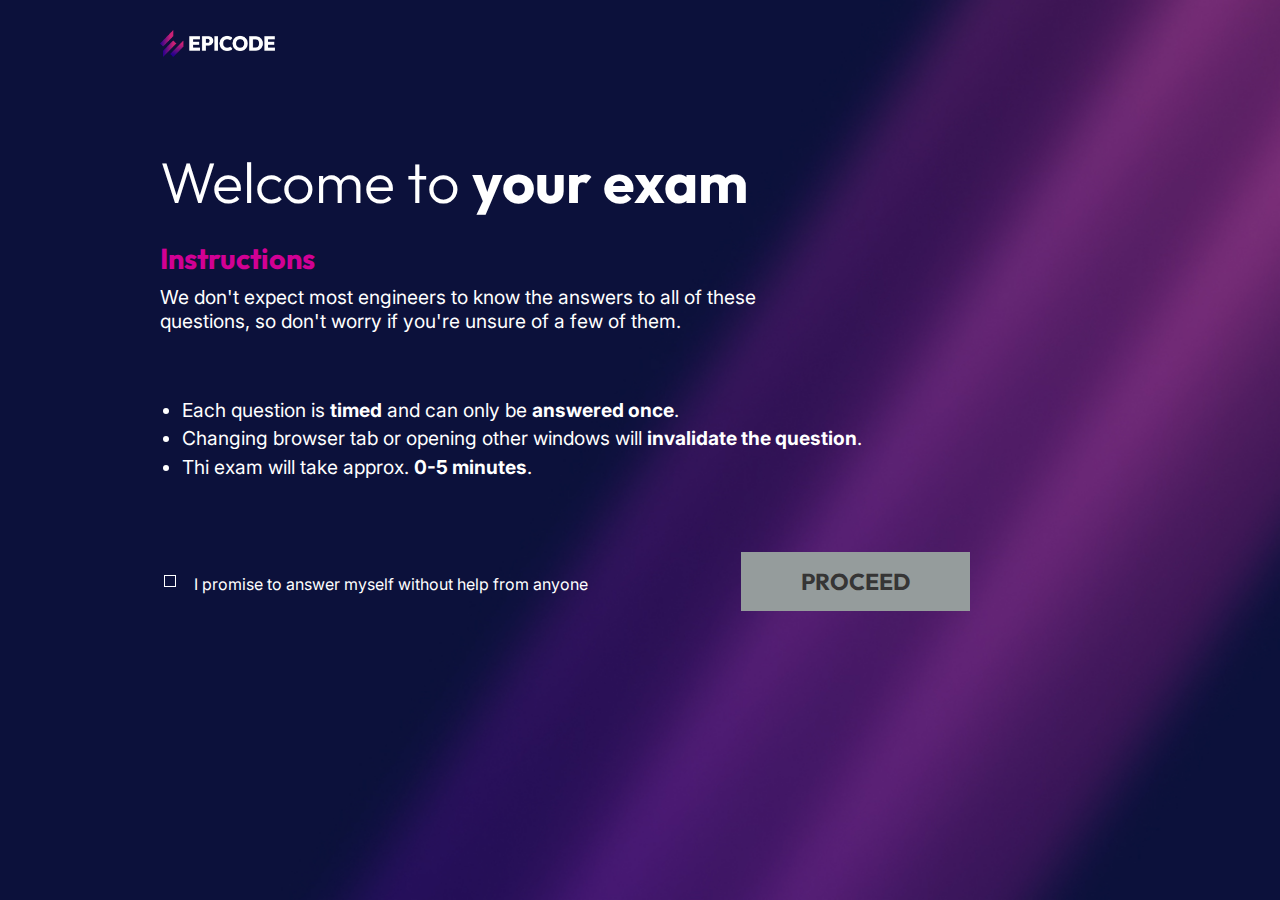
<file: index.html>
<!DOCTYPE html>
<html lang="it">
  <head>
    <head>
      <meta charset="UTF-8" />
      <meta name="viewport" content="width=device-width, initial-scale=1.0" />
      <title>Welcome Page</title>
      <link rel="stylesheet" href="assets/css/style.css" />
    </head>
  </head>

  <body>
    <body>
      <div id="container" class="container-index">
        <header>
          <a href="index.html"
            ><img src="assets/images/epicode_logo.png" alt="logo"
          /></a>
        </header>
        <main>
          <h1>Welcome to <span>your exam</span></h1>
          <div class="container-body">
            <h2>Instructions</h2>
            <p>
              We don't expect most engineers to know the answers to all of these
              <br />
              questions, so don't worry if you're unsure of a few of them.
            </p>
            &nbsp;
            <div class="list">
              <ul>
                <li>
                  Each question is <span>timed</span> and can only be
                  <span>answered once</span>.
                </li>
                <li>
                  Changing browser tab or opening other windows will
                  <span>invalidate the question</span>.
                </li>
                <li>Thi exam will take approx. <span>0-5 minutes</span>.</li>
              </ul>
            </div>
          </div>
        </main>
        <div class="checkbox-button">
          <div id="checked">
            <form>
              <div class="checked">
                <input
                  type="checkbox"
                  name="check"
                  id="check"
                  onchange="enableButton()"
                />
                <label for="check" id="checklabel"
                  >I promise to answer myself without help from anyone</label
                >
              </div>
              <div class="checked">
                <button
                  type="button"
                  id="proceed"
                  class="button"
                  disabled
                  onclick="window.location.href = 'quiz.html';"
                >
                  PROCEED
                </button>
              </div>
            </form>
          </div>
        </div>
      </div>
      <script src="assets/js/index.js"></script>
    </body>
  </body>
</html>
</file>
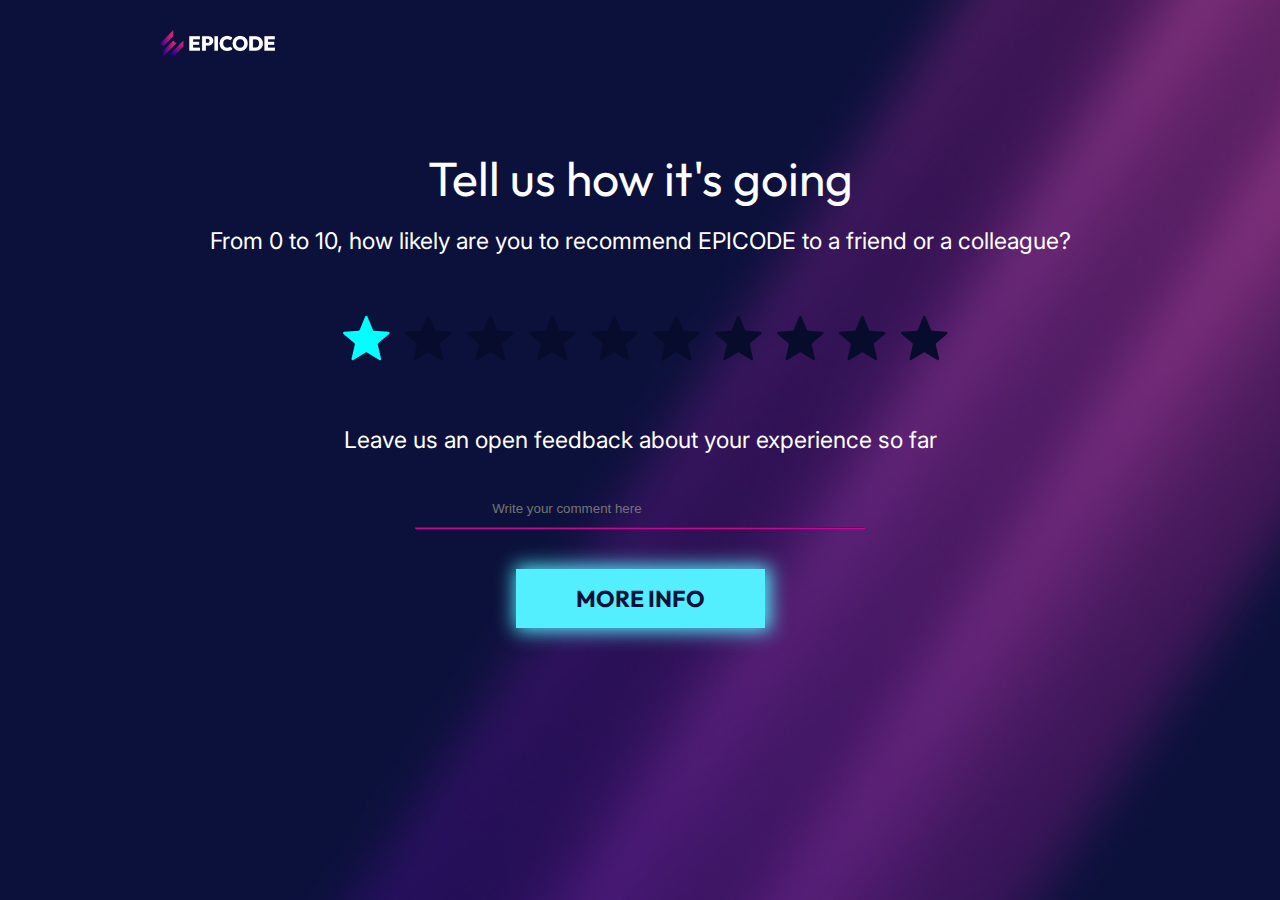
<file: review.html>
<!DOCTYPE html>
<html lang="it">
  <head>
    <meta charset="UTF-8" />
    <meta name="viewport" content="width=device-width, initial-scale=1.0" />
    <title>Review</title>
    <link rel="stylesheet" href="assets/css/style.css" />
  </head>

  <body>
    <div id="container">
      <header>
        <a href="index.html"><img src="assets/images/epicode_logo.png" alt="logo" /></a>
      </header>
<div id="reviewPage">
      <main>
        <h1><b>Tell us how it's going </b></h1>
        <p> From 0 to 10, how likely are you to recommend EPICODE to a friend or a colleague? </p>

      <section>
       
 <div class="stars" data-stars="1">
        <svg
          width="47"
          height="46"
          viewBox="0 0 47 46"
          fill="none"
          xmlns="http://www.w3.org/2000/svg"
          class="star rating" data-rating="1"
        >
          <path
            d="M22.2044 1.55551C22.6143 0.569963 24.0104 0.569964 24.4203 1.55552L29.9874 14.9402C30.1602 15.3557 30.5509 15.6396 30.9994 15.6756L45.4494 16.834C46.5134 16.9193 46.9448 18.2471 46.1341 18.9415L35.1248 28.3722C34.7831 28.6649 34.6338 29.1242 34.7382 29.5619L38.1018 43.6626C38.3494 44.7009 37.2199 45.5215 36.309 44.9651L23.9379 37.4089C23.5538 37.1743 23.0709 37.1743 22.6868 37.4089L10.3157 44.9651C9.40478 45.5215 8.27528 44.7009 8.52295 43.6626L11.8865 29.5619C11.9909 29.1242 11.8416 28.6649 11.4999 28.3722L0.490575 18.9415C-0.320069 18.2471 0.111362 16.9193 1.17535 16.834L15.6253 15.6756C16.0738 15.6396 16.4645 15.3557 16.6374 14.9402L22.2044 1.55551Z"
            fill="#00FFFF"
   
          />
        </svg>
        <svg
          width="47"
          height="46"
          viewBox="0 0 47 46"
          fill="none"
          xmlns="http://www.w3.org/2000/svg"
          class="star rating" data-rating="2"
        >
          <path
            d="M22.2044 1.55551C22.6143 0.569963 24.0104 0.569964 24.4203 1.55552L29.9874 14.9402C30.1602 15.3557 30.5509 15.6396 30.9994 15.6756L45.4494 16.834C46.5134 16.9193 46.9448 18.2471 46.1341 18.9415L35.1248 28.3722C34.7831 28.6649 34.6338 29.1242 34.7382 29.5619L38.1018 43.6626C38.3494 44.7009 37.2199 45.5215 36.309 44.9651L23.9379 37.4089C23.5538 37.1743 23.0709 37.1743 22.6868 37.4089L10.3157 44.9651C9.40478 45.5215 8.27528 44.7009 8.52295 43.6626L11.8865 29.5619C11.9909 29.1242 11.8416 28.6649 11.4999 28.3722L0.490575 18.9415C-0.320069 18.2471 0.111362 16.9193 1.17535 16.834L15.6253 15.6756C16.0738 15.6396 16.4645 15.3557 16.6374 14.9402L22.2044 1.55551Z"
            fill="#00FFFF"
          />
        </svg>
        <svg
          width="47"
          height="46"
          viewBox="0 0 47 46"
          fill="none"
          xmlns="http://www.w3.org/2000/svg"
          class="star rating" data-rating="3"
        >
          <path
            d="M22.2044 1.55551C22.6143 0.569963 24.0104 0.569964 24.4203 1.55552L29.9874 14.9402C30.1602 15.3557 30.5509 15.6396 30.9994 15.6756L45.4494 16.834C46.5134 16.9193 46.9448 18.2471 46.1341 18.9415L35.1248 28.3722C34.7831 28.6649 34.6338 29.1242 34.7382 29.5619L38.1018 43.6626C38.3494 44.7009 37.2199 45.5215 36.309 44.9651L23.9379 37.4089C23.5538 37.1743 23.0709 37.1743 22.6868 37.4089L10.3157 44.9651C9.40478 45.5215 8.27528 44.7009 8.52295 43.6626L11.8865 29.5619C11.9909 29.1242 11.8416 28.6649 11.4999 28.3722L0.490575 18.9415C-0.320069 18.2471 0.111362 16.9193 1.17535 16.834L15.6253 15.6756C16.0738 15.6396 16.4645 15.3557 16.6374 14.9402L22.2044 1.55551Z"
            fill="#00FFFF"
          />
        </svg>
        <svg
          width="47"
          height="46"
          viewBox="0 0 47 46"
          fill="none"
          xmlns="http://www.w3.org/2000/svg"
          class="star rating" data-rating="4"
        >
          <path
            d="M22.2044 1.55551C22.6143 0.569963 24.0104 0.569964 24.4203 1.55552L29.9874 14.9402C30.1602 15.3557 30.5509 15.6396 30.9994 15.6756L45.4494 16.834C46.5134 16.9193 46.9448 18.2471 46.1341 18.9415L35.1248 28.3722C34.7831 28.6649 34.6338 29.1242 34.7382 29.5619L38.1018 43.6626C38.3494 44.7009 37.2199 45.5215 36.309 44.9651L23.9379 37.4089C23.5538 37.1743 23.0709 37.1743 22.6868 37.4089L10.3157 44.9651C9.40478 45.5215 8.27528 44.7009 8.52295 43.6626L11.8865 29.5619C11.9909 29.1242 11.8416 28.6649 11.4999 28.3722L0.490575 18.9415C-0.320069 18.2471 0.111362 16.9193 1.17535 16.834L15.6253 15.6756C16.0738 15.6396 16.4645 15.3557 16.6374 14.9402L22.2044 1.55551Z"
            fill="#00FFFF"
          />
        </svg>
        <svg
          width="47"
          height="46"
          viewBox="0 0 47 46"
          fill="none"
          xmlns="http://www.w3.org/2000/svg"
          class="star rating" data-rating="5"
        >
          <path
            d="M22.2044 1.55551C22.6143 0.569963 24.0104 0.569964 24.4203 1.55552L29.9874 14.9402C30.1602 15.3557 30.5509 15.6396 30.9994 15.6756L45.4494 16.834C46.5134 16.9193 46.9448 18.2471 46.1341 18.9415L35.1248 28.3722C34.7831 28.6649 34.6338 29.1242 34.7382 29.5619L38.1018 43.6626C38.3494 44.7009 37.2199 45.5215 36.309 44.9651L23.9379 37.4089C23.5538 37.1743 23.0709 37.1743 22.6868 37.4089L10.3157 44.9651C9.40478 45.5215 8.27528 44.7009 8.52295 43.6626L11.8865 29.5619C11.9909 29.1242 11.8416 28.6649 11.4999 28.3722L0.490575 18.9415C-0.320069 18.2471 0.111362 16.9193 1.17535 16.834L15.6253 15.6756C16.0738 15.6396 16.4645 15.3557 16.6374 14.9402L22.2044 1.55551Z"
            fill="#00FFFF"
          />
        </svg>
        <svg
          width="47"
          height="46"
          viewBox="0 0 47 46"
          fill="none"
          xmlns="http://www.w3.org/2000/svg"
          class="star rating" data-rating="6"
        >
          <path
            d="M22.2044 1.55551C22.6143 0.569963 24.0104 0.569964 24.4203 1.55552L29.9874 14.9402C30.1602 15.3557 30.5509 15.6396 30.9994 15.6756L45.4494 16.834C46.5134 16.9193 46.9448 18.2471 46.1341 18.9415L35.1248 28.3722C34.7831 28.6649 34.6338 29.1242 34.7382 29.5619L38.1018 43.6626C38.3494 44.7009 37.2199 45.5215 36.309 44.9651L23.9379 37.4089C23.5538 37.1743 23.0709 37.1743 22.6868 37.4089L10.3157 44.9651C9.40478 45.5215 8.27528 44.7009 8.52295 43.6626L11.8865 29.5619C11.9909 29.1242 11.8416 28.6649 11.4999 28.3722L0.490575 18.9415C-0.320069 18.2471 0.111362 16.9193 1.17535 16.834L15.6253 15.6756C16.0738 15.6396 16.4645 15.3557 16.6374 14.9402L22.2044 1.55551Z"
            fill="#00FFFF"
          />
        </svg>
        <svg
          width="47"
          height="46"
          viewBox="0 0 47 46"
          fill="none"
          xmlns="http://www.w3.org/2000/svg"
          class="star rating" data-rating="7"
        >
          <path
            d="M22.2044 1.55551C22.6143 0.569963 24.0104 0.569964 24.4203 1.55552L29.9874 14.9402C30.1602 15.3557 30.5509 15.6396 30.9994 15.6756L45.4494 16.834C46.5134 16.9193 46.9448 18.2471 46.1341 18.9415L35.1248 28.3722C34.7831 28.6649 34.6338 29.1242 34.7382 29.5619L38.1018 43.6626C38.3494 44.7009 37.2199 45.5215 36.309 44.9651L23.9379 37.4089C23.5538 37.1743 23.0709 37.1743 22.6868 37.4089L10.3157 44.9651C9.40478 45.5215 8.27528 44.7009 8.52295 43.6626L11.8865 29.5619C11.9909 29.1242 11.8416 28.6649 11.4999 28.3722L0.490575 18.9415C-0.320069 18.2471 0.111362 16.9193 1.17535 16.834L15.6253 15.6756C16.0738 15.6396 16.4645 15.3557 16.6374 14.9402L22.2044 1.55551Z"
            fill="#00FFFF"
          />
        </svg>
        <svg
          width="47"
          height="46"
          viewBox="0 0 47 46"
          fill="none"
          xmlns="http://www.w3.org/2000/svg"
          class="star rating" data-rating="8"
        >
          <path
            d="M22.2044 1.55551C22.6143 0.569963 24.0104 0.569964 24.4203 1.55552L29.9874 14.9402C30.1602 15.3557 30.5509 15.6396 30.9994 15.6756L45.4494 16.834C46.5134 16.9193 46.9448 18.2471 46.1341 18.9415L35.1248 28.3722C34.7831 28.6649 34.6338 29.1242 34.7382 29.5619L38.1018 43.6626C38.3494 44.7009 37.2199 45.5215 36.309 44.9651L23.9379 37.4089C23.5538 37.1743 23.0709 37.1743 22.6868 37.4089L10.3157 44.9651C9.40478 45.5215 8.27528 44.7009 8.52295 43.6626L11.8865 29.5619C11.9909 29.1242 11.8416 28.6649 11.4999 28.3722L0.490575 18.9415C-0.320069 18.2471 0.111362 16.9193 1.17535 16.834L15.6253 15.6756C16.0738 15.6396 16.4645 15.3557 16.6374 14.9402L22.2044 1.55551Z"
            fill="#00FFFF"
          />
        </svg>
        <svg
          width="47"
          height="46"
          viewBox="0 0 47 46"
          fill="none"
          xmlns="http://www.w3.org/2000/svg"
          class="star rating" data-rating="9"
        >
          <path
            d="M22.2044 1.55551C22.6143 0.569963 24.0104 0.569964 24.4203 1.55552L29.9874 14.9402C30.1602 15.3557 30.5509 15.6396 30.9994 15.6756L45.4494 16.834C46.5134 16.9193 46.9448 18.2471 46.1341 18.9415L35.1248 28.3722C34.7831 28.6649 34.6338 29.1242 34.7382 29.5619L38.1018 43.6626C38.3494 44.7009 37.2199 45.5215 36.309 44.9651L23.9379 37.4089C23.5538 37.1743 23.0709 37.1743 22.6868 37.4089L10.3157 44.9651C9.40478 45.5215 8.27528 44.7009 8.52295 43.6626L11.8865 29.5619C11.9909 29.1242 11.8416 28.6649 11.4999 28.3722L0.490575 18.9415C-0.320069 18.2471 0.111362 16.9193 1.17535 16.834L15.6253 15.6756C16.0738 15.6396 16.4645 15.3557 16.6374 14.9402L22.2044 1.55551Z"
            fill="#00FFFF"
          />
        </svg>
        <svg
          width="47"
          height="46"
          viewBox="0 0 47 46"
          fill="none"
          xmlns="http://www.w3.org/2000/svg"
          class="star rating" data-rating="10"
        >
          <path
            d="M22.2044 1.55551C22.6143 0.569963 24.0104 0.569964 24.4203 1.55552L29.9874 14.9402C30.1602 15.3557 30.5509 15.6396 30.9994 15.6756L45.4494 16.834C46.5134 16.9193 46.9448 18.2471 46.1341 18.9415L35.1248 28.3722C34.7831 28.6649 34.6338 29.1242 34.7382 29.5619L38.1018 43.6626C38.3494 44.7009 37.2199 45.5215 36.309 44.9651L23.9379 37.4089C23.5538 37.1743 23.0709 37.1743 22.6868 37.4089L10.3157 44.9651C9.40478 45.5215 8.27528 44.7009 8.52295 43.6626L11.8865 29.5619C11.9909 29.1242 11.8416 28.6649 11.4999 28.3722L0.490575 18.9415C-0.320069 18.2471 0.111362 16.9193 1.17535 16.834L15.6253 15.6756C16.0738 15.6396 16.4645 15.3557 16.6374 14.9402L22.2044 1.55551Z"
            fill="#00FFFF"
          />
        </svg>
  </div>
      <p>Leave us an open feedback about your experience so far</p>
        <div>

            <form>
                <div class="input">
        <input
          type="text"
          required
          id="feedback"
          placeholder="Write your comment here"
        />
            </form>
    </div>
      </section>
  </div>
      </main>

    </div>
    <hr />
    <div class="button-review">
        <button class="button">MORE INFO</button>
    </div>
</div>
</div>
<script src="assets/js/review.js"></script>
  </body>
</html>
</file>
<file: assets/css/style.css>
@import url('https://fonts.googleapis.com/css2?family=Montserrat:wght@700&family=Open+Sans:wght@500&family=Outfit:wght@300;700;900&display=swap');
@import url('https://fonts.googleapis.com/css2?family=Inter:wght@300;700;900&display=swap');

/* GENERALE */

body {
  font-size: 1.2em;
  margin: 0;
  padding: 0;
  box-sizing: border-box;
  background-image: url(../images/bg.jpg);
  background-size: 100%;
  font-family: 'Inter', sans-serif;
  background-repeat: no-repeat;
}

header img {
  width: 12%;
}

h1 {
  font-weight: 300;
  line-height: 0.7;
}

#container {
  margin: 30px 160px;
}

.button {
  background-color: #54efff;
  font-size: 1.2em;
  padding: 15px 60px;
  -webkit-box-shadow: 2px 0px 18px 3px #54efff;
  box-shadow: 2px 0px 18px 3px #54efff;
  color: #0b113b;
}

.button,
input,
#four-answers button {
  border: none;
}

.container-button,
#summary #donutChart,
input,
#reviewPage,
.button-review,
#paginaQuiz,
#results h1,
#countdown,
#results p {
  text-align: center;
}

#checked,
#summary {
  display: block;
}

input[type='text'],
input::placeholder,
#correct,
#correct p {
  text-align: left;
}

#checklabel,
input[type='text'],
body,
#countdown-number,
#correct h2,
#wrong h2,
.button-transparent {
  color: #fff;
}

#results h1,
#correct h2,
#wrong h2,
h1 {
  font-size: 3em;
}

.button-transparent,
.button,
h1,
h2 {
  font-family: 'Outfit', sans-serif;
}

span,
#results h1,
.button,
.button-transparent,
.button-review {
  font-weight: 700;
}

#correct h2,
#wrong h2 {
  font-weight: 500;
}

.checked,
#countdown-number,
.risultati {
  display: inline-block;
}

#checked div:nth-of-type(2) {
  width: 30%;
}

#checked,
#summary {
  width: 100%;
}

#counter span,
h2 {
  color: #d20094;
}

.button-transparent,
.stars,
#four-answers button,
.button {
  cursor: pointer;
}

/* HOMEPAGE / INDEX */

.container-index h1 {
  margin-top: 100px;
}

.checkbox-button {
  margin-top: 50px;
}

#check {
  appearance: none;
  border: 1px solid white;
  width: 12px;
  height: 12px;
}

#checklabel {
  font-size: medium;
  display: inline;
  padding-left: 10px;
}

.container-body p {
  margin-top: -15px;
}

.list ul {
  line-height: 1.5;
  margin-left: -18px;
}

.list {
  margin-bottom: 70px;
}

#check:checked {
  background-color: #d20094;
}

#checked div:nth-of-type(1) {
  width: 60%;
}

#proceed:disabled {
  background-color: #959c9c;
  box-shadow: none;
  color: #363535;
}

/* REVIEW PAGE */

input {
  width: 55%;
  height: 25px;
}

input[type='text'] {
  background: transparent;
}

.input {
  margin-left: 150px;
}

hr {
  width: 35%;
  border-color: #d20094;
  margin-top: -25px;
  margin-bottom: 40px;
}

section p {
  margin-top: 40px;
  margin-bottom: 40px;
}

#reviewPage h1 {
  font-size: 2.5em;
}

#reviewPage p {
  font-size: 1.2em;
}

#reviewPage {
  margin-top: 100px;
}

.stars {
  margin-top: 60px;
  margin-bottom: 60px;

  &[data-stars] {
    .star path {
      fill: #00ffff;
    }
  }

  &[data-stars='1'] {
    .star:nth-child(1) ~ .star path {
      fill: #080c2c;
    }
  }

  &[data-stars='2'] {
    .star:nth-child(2) ~ .star path {
      fill: #080c2c;
    }
  }

  &[data-stars='3'] {
    .star:nth-child(3) ~ .star path {
      fill: #080c2c;
    }
  }

  &[data-stars='4'] {
    .star:nth-child(4) ~ .star path {
      fill: #080c2c;
    }
  }

  &[data-stars='5'] {
    .star:nth-child(5) ~ .star path {
      fill: #080c2c;
    }
  }
  &[data-stars='6'] {
    .star:nth-child(6) ~ .star path {
      fill: #080c2c;
    }
  }
  &[data-stars='7'] {
    .star:nth-child(7) ~ .star path {
      fill: #080c2c;
    }
  }
  &[data-stars='8'] {
    .star:nth-child(8) ~ .star path {
      fill: #080c2c;
    }
  }
  &[data-stars='9'] {
    .star:nth-child(9) ~ .star path {
      fill: #080c2c;
    }
  }
  &[data-stars='10'] {
    .star:nth-child(10) ~ .star path {
      fill: #080c2c;
    }
  }
}

input:focus {
  outline: none;
}

svg {
  margin-left: 10px;
}

/* QUIZ PAGE */

#paginaQuiz {
  margin-top: 100px;
}

#four-answers button {
  font-size: large;
  background-color: rgba(117, 117, 117, 0.212);
  width: 30pc;
  height: 80px;
  border-radius: 50px;
  margin: 20px auto;
  color: rgb(255, 255, 255);
  box-shadow: rgb(255, 255, 255) -2px -2px 0px, rgba(255, 255, 255) 0px -3px 0px,
    rgba(255, 255, 255) 0px 0px 0px, rgba(255, 255, 255) -3px 0px 0px;
}

#answer-1,
#answer-2,
#answer-3,
#answer-4 {
  display: inline;
  margin-right: 20px;
  margin-left: 20px;
}

#four-answers button:hover {
  background-image: linear-gradient(#d20094, rgb(100, 32, 69));
}

#question h1 {
  margin-bottom: 60px;
  line-height: 1.1em;
}

#counter {
  margin-top: 50px;
}

#countdown {
  position: relative;
  margin: auto;
  margin-top: 100px;
  height: 40px;
  width: 40px;
}

#countdown-number {
  line-height: 40px;
}

#countdown svg {
  position: absolute;
  top: 0;
  right: 0;
  width: 40px;
  height: 40px;
  transform: rotateY(-180deg) rotateZ(-90deg);
}

#circle {
  stroke-dasharray: 113px;
  stroke-dashoffset: 0px;
  stroke-linecap: round;
  stroke-width: 5px;
  stroke: #00ffff;
  fill: none;
  animation: countdown 20s linear infinite forwards;
}

@keyframes countdown {
  from {
    stroke-dashoffset: 0px;
  }
  to {
    stroke-dashoffset: 113px;
  }
}

#circle1 {
  stroke-width: 5px;
  stroke: #ffffff60;
  fill: none;
}

/* RESULTS PAGE */

.risultati {
  width: 33%;
}

.header-results {
  margin-bottom: 60px;
}

#results p {
  font-weight: 300;
}

#results {
  line-height: 0em;
}

#summary h3 {
  font-size: 2.4em;
  line-height: 0.5em;
}

#correct p,
#wrong p {
  font-size: 1em;
}

#wrong,
#wrong p {
  text-align: right;
}

.hidden {
  display: none;
}

.container-button {
  margin-top: 60px;
}

.button-transparent {
  background-color: transparent;
  font-size: 2em;
  font-weight: bold;
  padding: 15px 60px;
  -webkit-box-shadow: 2px 0px 18px 3px #232c7c;
  box-shadow: 2px 0px 18px 3px #2b3899;
  border: 3px solid white;
}
</file>
